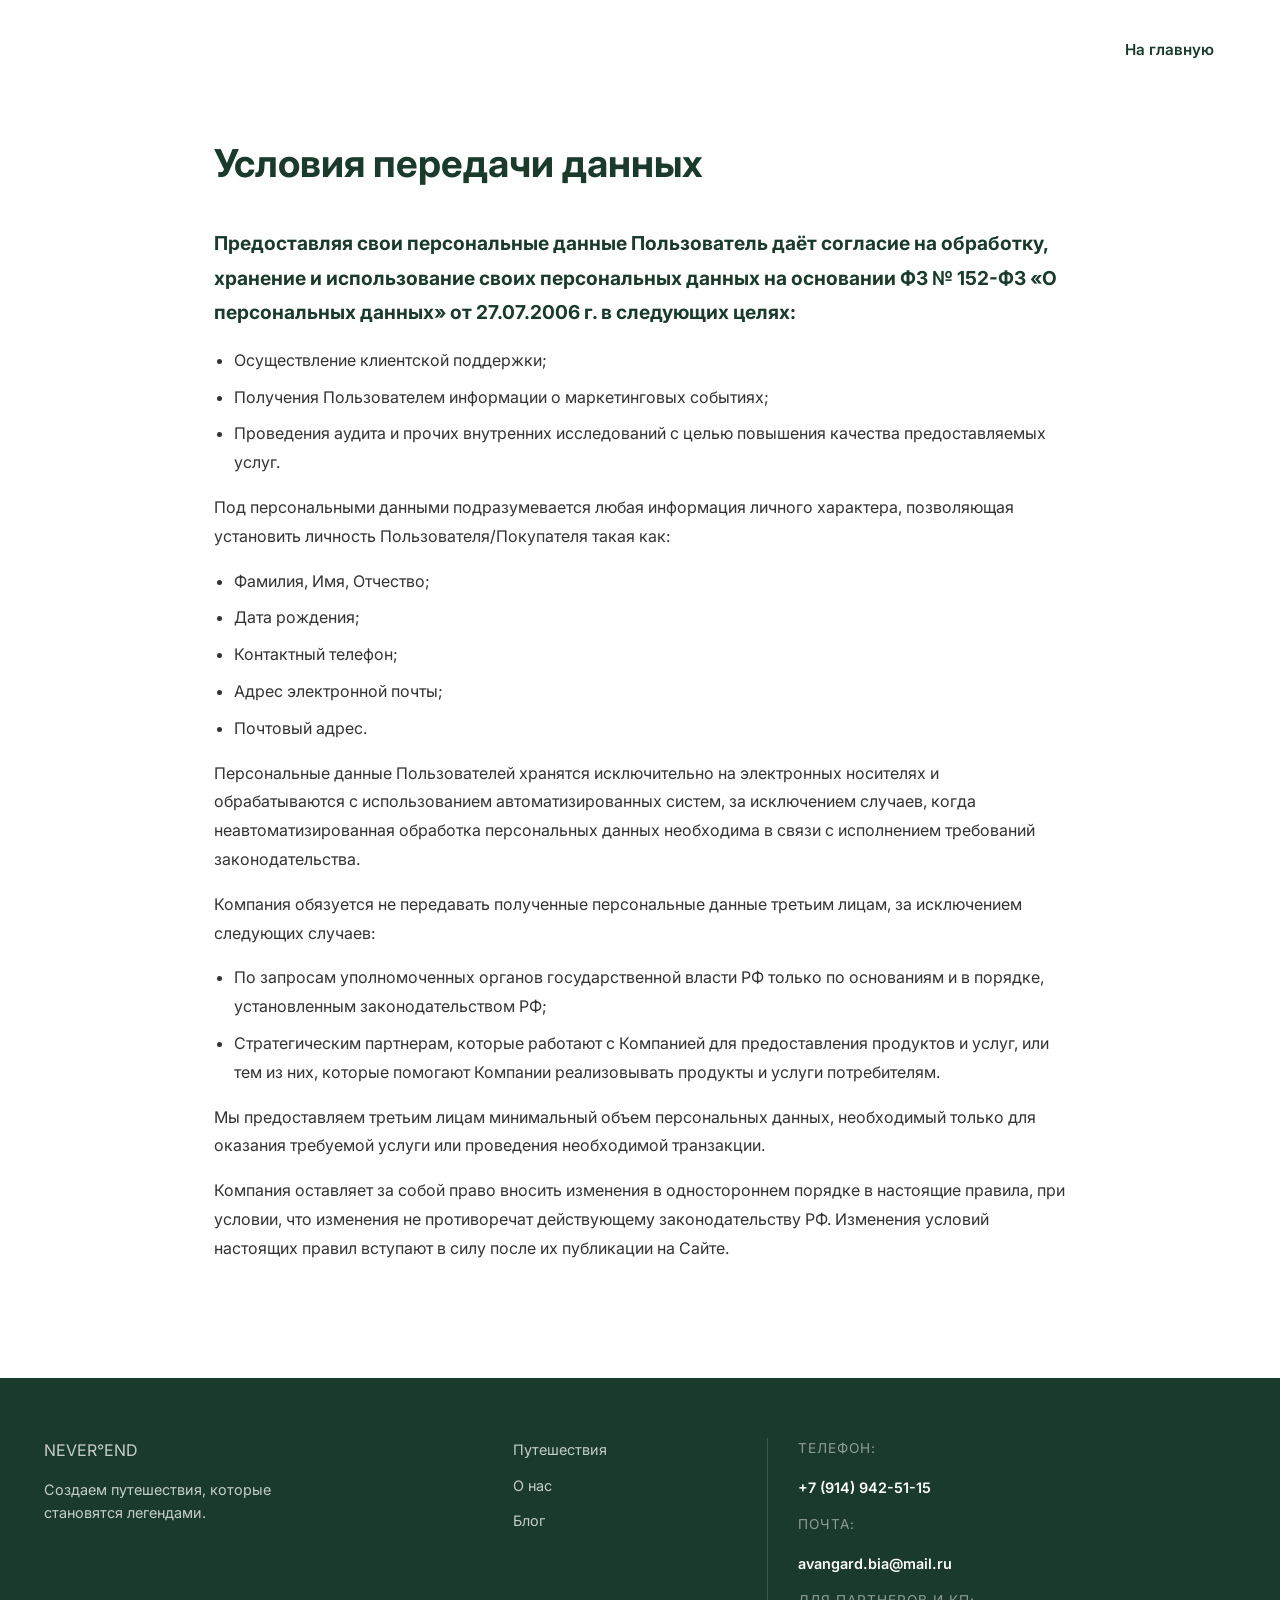
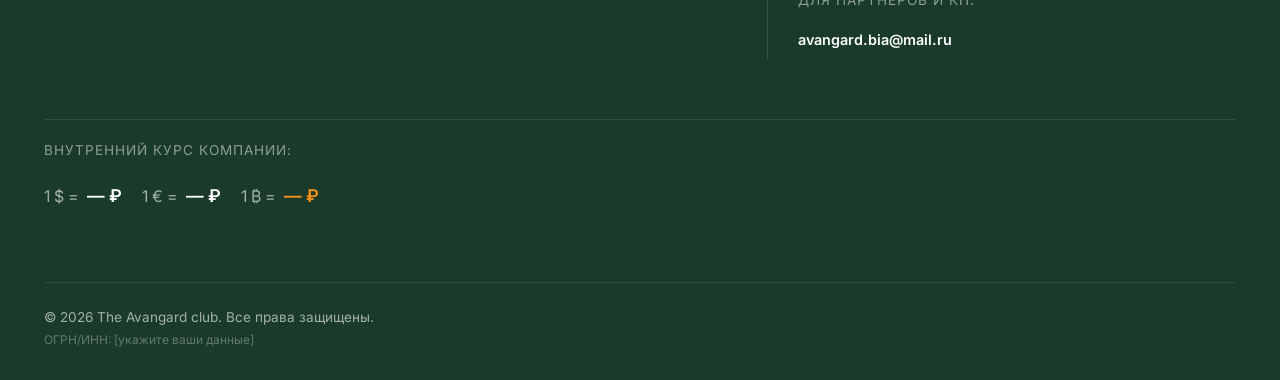
<file: data-transfer-terms.html>
<!DOCTYPE html>
<html lang="ru">
<head>
    <meta charset="UTF-8">
    <meta name="viewport" content="width=device-width, initial-scale=1.0">
    <title>Условия передачи данных — The Avangard club</title>
    <link rel="preconnect" href="https://fonts.googleapis.com">
    <link rel="preconnect" href="https://fonts.gstatic.com" crossorigin>
    <link href="https://fonts.googleapis.com/css2?family=Inter:wght@300;400;500;600;700;800&display=swap" rel="stylesheet">
    <link rel="stylesheet" href="css/style.css">
</head>
<body>

    <!-- ШАПКА -->
    <header class="header header--scrolled" id="header">
        <div class="container header__container">
            <div class="header__left">
                <a href="index.html" class="header__logo" style="position: static; transform: none;">The Avangard club</a>
            </div>
            <div class="header__right">
                <a href="index.html" class="btn btn--white">На главную</a>
            </div>
        </div>
    </header>

    <!-- КОНТЕНТ -->
    <main class="legal-page section" style="padding-top: 140px;">
        <div class="container" style="max-width: 900px;">
            <h1 class="section-title" style="text-align: left; margin-bottom: 40px;">Условия передачи данных</h1>
            
            <div class="legal-content">
                <h3>Предоставляя свои персональные данные Пользователь даёт согласие на обработку, хранение и использование своих персональных данных на основании ФЗ № 152-ФЗ «О персональных данных» от 27.07.2006 г. в следующих целях:</h3>
                <ul>
                    <li>Осуществление клиентской поддержки;</li>
                    <li>Получения Пользователем информации о маркетинговых событиях;</li>
                    <li>Проведения аудита и прочих внутренних исследований с целью повышения качества предоставляемых услуг.</li>
                </ul>
                <p>Под персональными данными подразумевается любая информация личного характера, позволяющая установить личность Пользователя/Покупателя такая как:</p>
                <ul>
                    <li>Фамилия, Имя, Отчество;</li>
                    <li>Дата рождения;</li>
                    <li>Контактный телефон;</li>
                    <li>Адрес электронной почты;</li>
                    <li>Почтовый адрес.</li>
                </ul>
                <p>Персональные данные Пользователей хранятся исключительно на электронных носителях и обрабатываются с использованием автоматизированных систем, за исключением случаев, когда неавтоматизированная обработка персональных данных необходима в связи с исполнением требований законодательства.</p>
                <p>Компания обязуется не передавать полученные персональные данные третьим лицам, за исключением следующих случаев:</p>
                <ul>
                    <li>По запросам уполномоченных органов государственной власти РФ только по основаниям и в порядке, установленным законодательством РФ;</li>
                    <li>Стратегическим партнерам, которые работают с Компанией для предоставления продуктов и услуг, или тем из них, которые помогают Компании реализовывать продукты и услуги потребителям.</li>
                </ul>
                <p>Мы предоставляем третьим лицам минимальный объем персональных данных, необходимый только для оказания требуемой услуги или проведения необходимой транзакции.</p>
                <p>Компания оставляет за собой право вносить изменения в одностороннем порядке в настоящие правила, при условии, что изменения не противоречат действующему законодательству РФ. Изменения условий настоящих правил вступают в силу после их публикации на Сайте.</p>
            </div>
        </div>
    </main>

    <!-- ФУТЕР (КАК НА СКРИНШОТЕ) -->
    <footer class="footer">
        <div class="container footer__container">
            <div class="footer__brand">
                <a href="index.html" class="logo">NEVER°END</a>
                <p>Создаем путешествия, которые становятся легендами.</p>
            </div>
            <div class="footer__nav">
                <a href="index.html#tours">Путешествия</a>
                <a href="index.html#testimonials">О нас</a>
                <a href="index.html#advantages">Блог</a>
            </div>
            <div class="footer__rates">
                <div class="footer__rates-title">Телефон:</div>
                <div class="rate-item"><a href="tel:+79149425115" style="color: #fff; font-size: 0.9rem;">+7 (914) 942-51-15</a></div>
                <div class="footer__rates-title" style="margin-top: 15px;">Почта:</div>
                <div class="rate-item"><a href="mailto:avangard.bia@mail.ru" style="color: #fff; font-size: 0.9rem;">avangard.bia@mail.ru</a></div>
                <div class="footer__rates-title" style="margin-top: 15px;">Для партнеров и КП:</div>
                <div class="rate-item"><a href="mailto:avangard.bia@mail.ru" style="color: #fff; font-size: 0.9rem;">avangard.bia@mail.ru</a></div>
            </div>
            <div class="footer__rates" style="border-left: none; padding-left: 0; grid-column: 1 / -1; display: flex; flex-wrap: wrap; gap: 20px; align-items: center; border-top: 1px solid rgba(255, 255, 255, 0.1); padding-top: 20px; margin-top: 20px;">
                <div class="footer__rates-title" style="width: 100%; margin-bottom: 0;">Внутренний курс компании:</div>
                <div class="rate-item"><span class="rate-label">1 $ =</span><span class="rate-value" id="rate-usd">— ₽</span></div>
                <div class="rate-item"><span class="rate-label">1 € =</span><span class="rate-value" id="rate-eur">— ₽</span></div>
                <div class="rate-item rate-item--btc"><span class="rate-label">1 ₿ =</span><span class="rate-value" id="rate-btc">— ₽</span></div>
            </div>
            <div class="footer__copy" style="grid-column: 1 / -1;">
                <p>© 2026 The Avangard club. Все права защищены. <br><span style="font-size: 0.75rem; color: rgba(255,255,255,0.4);">ОГРН/ИНН: [укажите ваши данные]</span></p>
            </div>
        </div>
    </footer>

    <script src="js/script.js"></script>
</body>
</html>
</file>
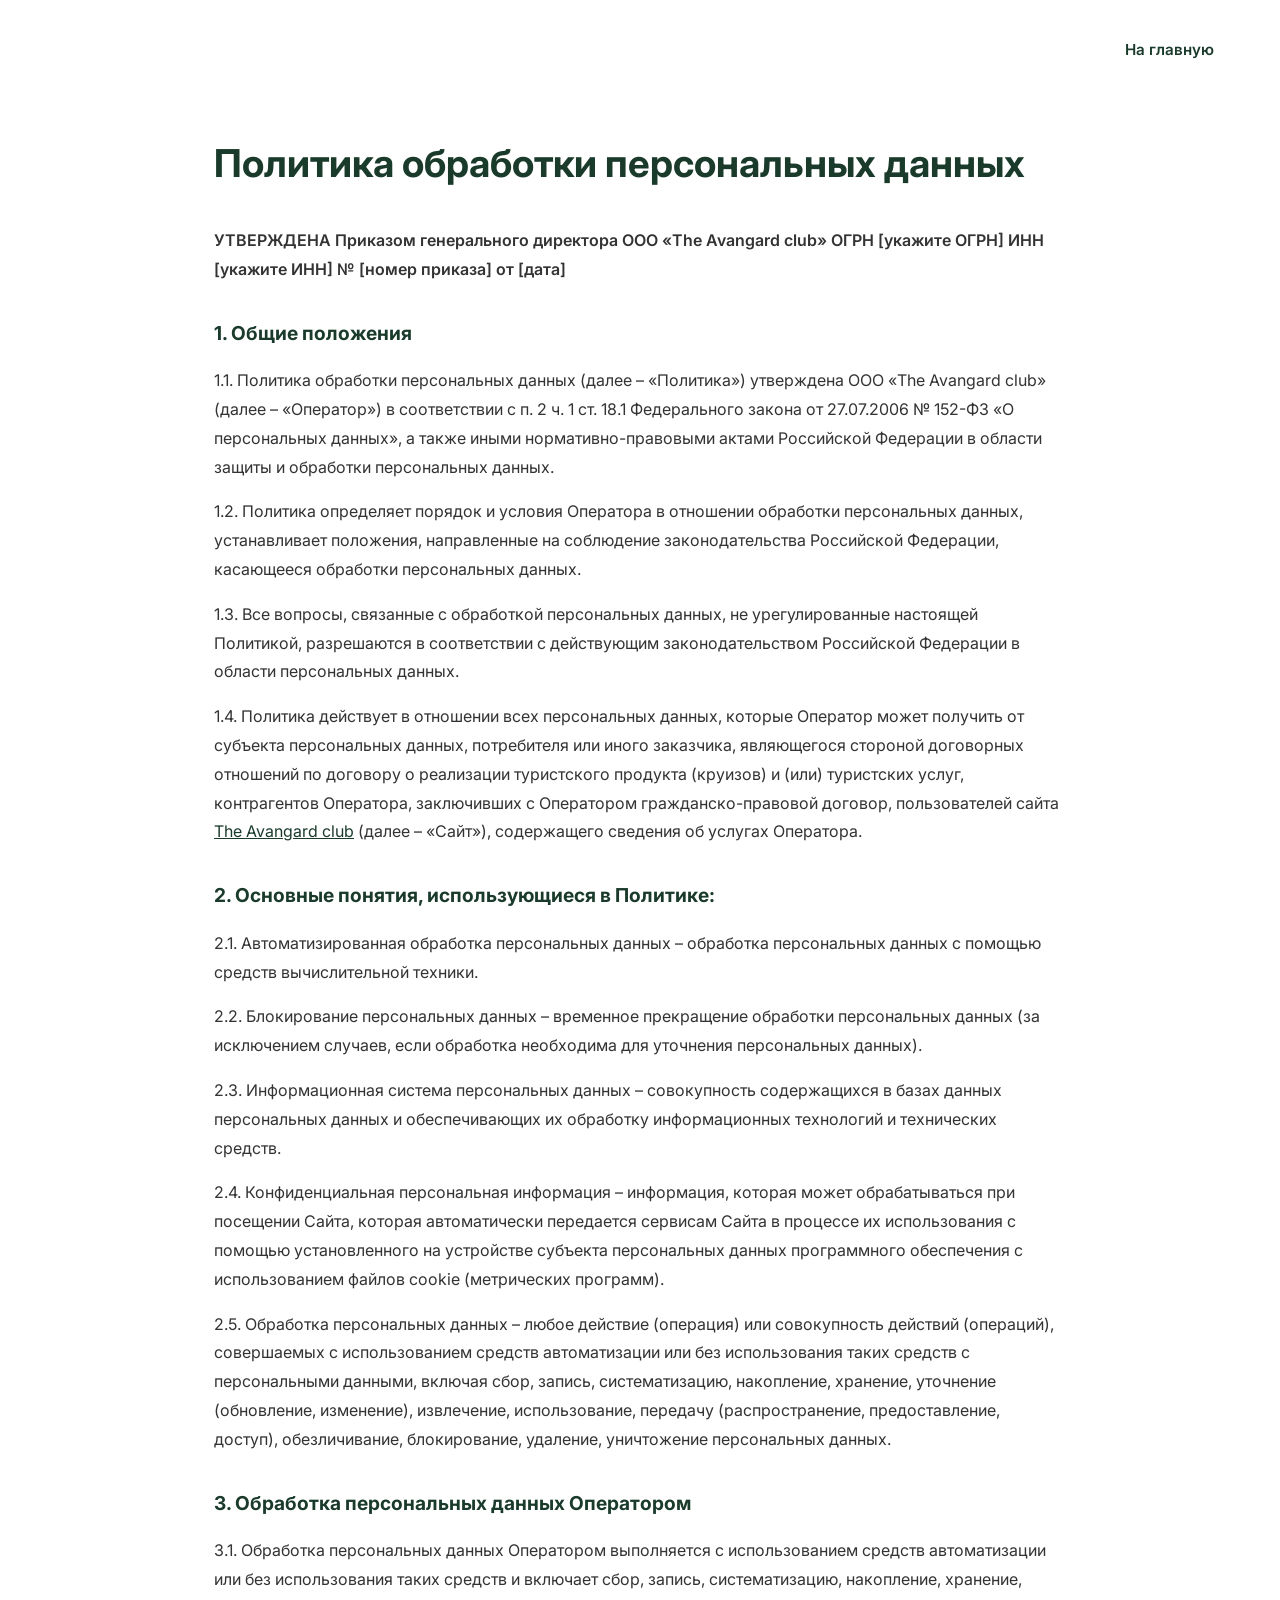
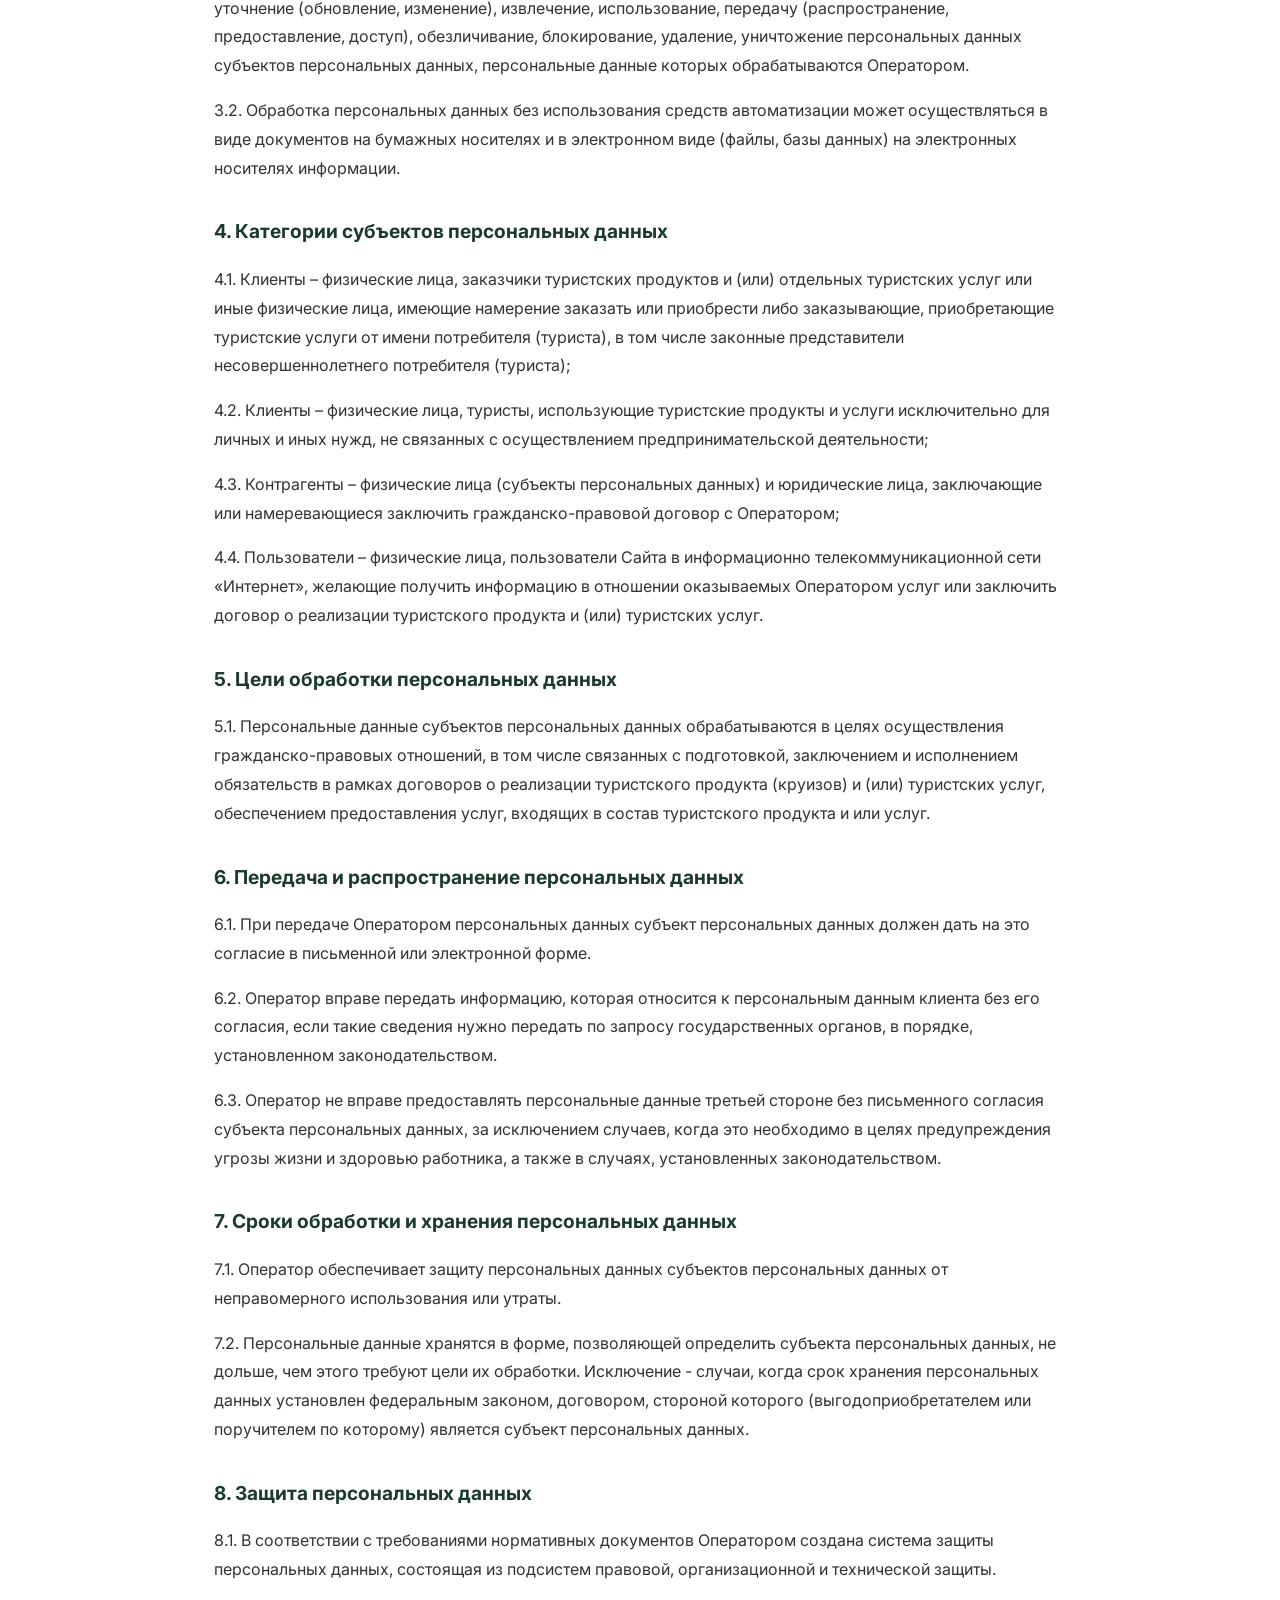
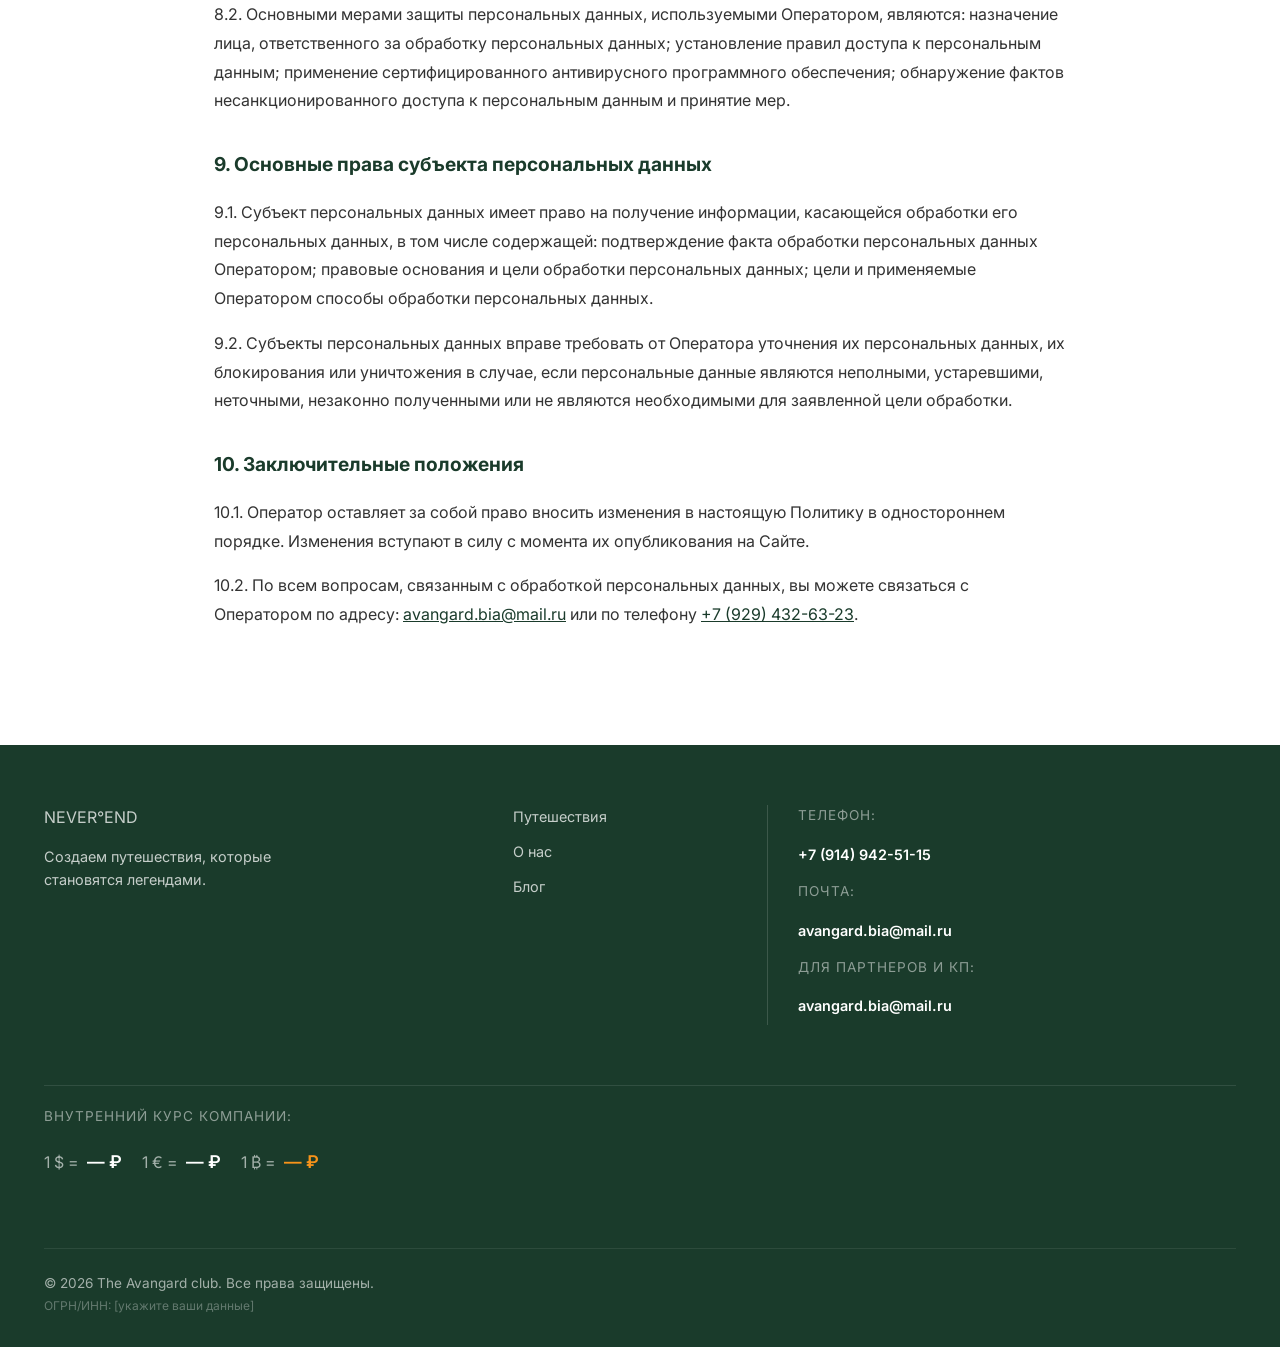
<file: privacy-policy.html>
<!DOCTYPE html>
<html lang="ru">
<head>
    <meta charset="UTF-8">
    <meta name="viewport" content="width=device-width, initial-scale=1.0">
    <title>Политика обработки персональных данных — The Avangard club</title>
    <link rel="preconnect" href="https://fonts.googleapis.com">
    <link rel="preconnect" href="https://fonts.gstatic.com" crossorigin>
    <link href="https://fonts.googleapis.com/css2?family=Inter:wght@300;400;500;600;700;800&display=swap" rel="stylesheet">
    <link rel="stylesheet" href="css/style.css">
</head>
<body>

    <!-- ШАПКА -->
    <header class="header header--scrolled" id="header">
        <div class="container header__container">
            <div class="header__left">
                <a href="index.html" class="header__logo" style="position: static; transform: none;">The Avangard club</a>
            </div>
            <div class="header__right">
                <a href="index.html" class="btn btn--white">На главную</a>
            </div>
        </div>
    </header>

    <!-- КОНТЕНТ -->
    <main class="legal-page section" style="padding-top: 140px;">
        <div class="container" style="max-width: 900px;">
            <h1 class="section-title" style="text-align: left; margin-bottom: 40px;">Политика обработки персональных данных</h1>
            
            <div class="legal-content">
                <p><strong>УТВЕРЖДЕНА Приказом генерального директора ООО «The Avangard club» ОГРН [укажите ОГРН] ИНН [укажите ИНН] № [номер приказа] от [дата]</strong></p>

                <h3>1. Общие положения</h3>
                <p>1.1. Политика обработки персональных данных (далее – «Политика») утверждена ООО «The Avangard club» (далее – «Оператор») в соответствии с п. 2 ч. 1 ст. 18.1 Федерального закона от 27.07.2006 № 152-ФЗ «О персональных данных», а также иными нормативно-правовыми актами Российской Федерации в области защиты и обработки персональных данных.</p>
                <p>1.2. Политика определяет порядок и условия Оператора в отношении обработки персональных данных, устанавливает положения, направленные на соблюдение законодательства Российской Федерации, касающееся обработки персональных данных.</p>
                <p>1.3. Все вопросы, связанные с обработкой персональных данных, не урегулированные настоящей Политикой, разрешаются в соответствии с действующим законодательством Российской Федерации в области персональных данных.</p>
                <p>1.4. Политика действует в отношении всех персональных данных, которые Оператор может получить от субъекта персональных данных, потребителя или иного заказчика, являющегося стороной договорных отношений по договору о реализации туристского продукта (круизов) и (или) туристских услуг, контрагентов Оператора, заключивших с Оператором гражданско-правовой договор, пользователей сайта <a href="index.html">The Avangard club</a> (далее – «Сайт»), содержащего сведения об услугах Оператора.</p>

                <h3>2. Основные понятия, использующиеся в Политике:</h3>
                <p>2.1. Автоматизированная обработка персональных данных – обработка персональных данных с помощью средств вычислительной техники.</p>
                <p>2.2. Блокирование персональных данных – временное прекращение обработки персональных данных (за исключением случаев, если обработка необходима для уточнения персональных данных).</p>
                <p>2.3. Информационная система персональных данных – совокупность содержащихся в базах данных персональных данных и обеспечивающих их обработку информационных технологий и технических средств.</p>
                <p>2.4. Конфиденциальная персональная информация – информация, которая может обрабатываться при посещении Сайта, которая автоматически передается сервисам Сайта в процессе их использования с помощью установленного на устройстве субъекта персональных данных программного обеспечения с использованием файлов cookie (метрических программ).</p>
                <p>2.5. Обработка персональных данных – любое действие (операция) или совокупность действий (операций), совершаемых с использованием средств автоматизации или без использования таких средств с персональными данными, включая сбор, запись, систематизацию, накопление, хранение, уточнение (обновление, изменение), извлечение, использование, передачу (распространение, предоставление, доступ), обезличивание, блокирование, удаление, уничтожение персональных данных.</p>

                <h3>3. Обработка персональных данных Оператором</h3>
                <p>3.1. Обработка персональных данных Оператором выполняется с использованием средств автоматизации или без использования таких средств и включает сбор, запись, систематизацию, накопление, хранение, уточнение (обновление, изменение), извлечение, использование, передачу (распространение, предоставление, доступ), обезличивание, блокирование, удаление, уничтожение персональных данных субъектов персональных данных, персональные данные которых обрабатываются Оператором.</p>
                <p>3.2. Обработка персональных данных без использования средств автоматизации может осуществляться в виде документов на бумажных носителях и в электронном виде (файлы, базы данных) на электронных носителях информации.</p>

                <h3>4. Категории субъектов персональных данных</h3>
                <p>4.1. Клиенты – физические лица, заказчики туристских продуктов и (или) отдельных туристских услуг или иные физические лица, имеющие намерение заказать или приобрести либо заказывающие, приобретающие туристские услуги от имени потребителя (туриста), в том числе законные представители несовершеннолетнего потребителя (туриста);</p>
                <p>4.2. Клиенты – физические лица, туристы, использующие туристские продукты и услуги исключительно для личных и иных нужд, не связанных с осуществлением предпринимательской деятельности;</p>
                <p>4.3. Контрагенты – физические лица (субъекты персональных данных) и юридические лица, заключающие или намеревающиеся заключить гражданско-правовой договор с Оператором;</p>
                <p>4.4. Пользователи – физические лица, пользователи Сайта в информационно телекоммуникационной сети «Интернет», желающие получить информацию в отношении оказываемых Оператором услуг или заключить договор о реализации туристского продукта и (или) туристских услуг.</p>

                <h3>5. Цели обработки персональных данных</h3>
                <p>5.1. Персональные данные субъектов персональных данных обрабатываются в целях осуществления гражданско-правовых отношений, в том числе связанных с подготовкой, заключением и исполнением обязательств в рамках договоров о реализации туристского продукта (круизов) и (или) туристских услуг, обеспечением предоставления услуг, входящих в состав туристского продукта и или услуг.</p>

                <h3>6. Передача и распространение персональных данных</h3>
                <p>6.1. При передаче Оператором персональных данных субъект персональных данных должен дать на это согласие в письменной или электронной форме.</p>
                <p>6.2. Оператор вправе передать информацию, которая относится к персональным данным клиента без его согласия, если такие сведения нужно передать по запросу государственных органов, в порядке, установленном законодательством.</p>
                <p>6.3. Оператор не вправе предоставлять персональные данные третьей стороне без письменного согласия субъекта персональных данных, за исключением случаев, когда это необходимо в целях предупреждения угрозы жизни и здоровью работника, а также в случаях, установленных законодательством.</p>

                <h3>7. Сроки обработки и хранения персональных данных</h3>
                <p>7.1. Оператор обеспечивает защиту персональных данных субъектов персональных данных от неправомерного использования или утраты.</p>
                <p>7.2. Персональные данные хранятся в форме, позволяющей определить субъекта персональных данных, не дольше, чем этого требуют цели их обработки. Исключение - случаи, когда срок хранения персональных данных установлен федеральным законом, договором, стороной которого (выгодоприобретателем или поручителем по которому) является субъект персональных данных.</p>

                <h3>8. Защита персональных данных</h3>
                <p>8.1. В соответствии с требованиями нормативных документов Оператором создана система защиты персональных данных, состоящая из подсистем правовой, организационной и технической защиты.</p>
                <p>8.2. Основными мерами защиты персональных данных, используемыми Оператором, являются: назначение лица, ответственного за обработку персональных данных; установление правил доступа к персональным данным; применение сертифицированного антивирусного программного обеспечения; обнаружение фактов несанкционированного доступа к персональным данным и принятие мер.</p>

                <h3>9. Основные права субъекта персональных данных</h3>
                <p>9.1. Субъект персональных данных имеет право на получение информации, касающейся обработки его персональных данных, в том числе содержащей: подтверждение факта обработки персональных данных Оператором; правовые основания и цели обработки персональных данных; цели и применяемые Оператором способы обработки персональных данных.</p>
                <p>9.2. Субъекты персональных данных вправе требовать от Оператора уточнения их персональных данных, их блокирования или уничтожения в случае, если персональные данные являются неполными, устаревшими, неточными, незаконно полученными или не являются необходимыми для заявленной цели обработки.</p>

                <h3>10. Заключительные положения</h3>
                <p>10.1. Оператор оставляет за собой право вносить изменения в настоящую Политику в одностороннем порядке. Изменения вступают в силу с момента их опубликования на Сайте.</p>
                <p>10.2. По всем вопросам, связанным с обработкой персональных данных, вы можете связаться с Оператором по адресу: <a href="mailto:avangard.bia@mail.ru">avangard.bia@mail.ru</a> или по телефону <a href="tel:+79294326323">+7 (929) 432-63-23</a>.</p>
            </div>
        </div>
    </main>

    <!-- ФУТЕР (КАК НА СКРИНШОТЕ) -->
    <footer class="footer">
        <div class="container footer__container">
            <div class="footer__brand">
                <a href="index.html" class="logo">NEVER°END</a>
                <p>Создаем путешествия, которые становятся легендами.</p>
            </div>
            <div class="footer__nav">
                <a href="index.html#tours">Путешествия</a>
                <a href="index.html#testimonials">О нас</a>
                <a href="index.html#advantages">Блог</a>
            </div>
            <div class="footer__rates">
                <div class="footer__rates-title">Телефон:</div>
                <div class="rate-item"><a href="tel:+79149425115" style="color: #fff; font-size: 0.9rem;">+7 (914) 942-51-15</a></div>
                <div class="footer__rates-title" style="margin-top: 15px;">Почта:</div>
                <div class="rate-item"><a href="mailto:avangard.bia@mail.ru" style="color: #fff; font-size: 0.9rem;">avangard.bia@mail.ru</a></div>
                <div class="footer__rates-title" style="margin-top: 15px;">Для партнеров и КП:</div>
                <div class="rate-item"><a href="mailto:avangard.bia@mail.ru" style="color: #fff; font-size: 0.9rem;">avangard.bia@mail.ru</a></div>
            </div>
            <div class="footer__rates" style="border-left: none; padding-left: 0; grid-column: 1 / -1; display: flex; flex-wrap: wrap; gap: 20px; align-items: center; border-top: 1px solid rgba(255, 255, 255, 0.1); padding-top: 20px; margin-top: 20px;">
                <div class="footer__rates-title" style="width: 100%; margin-bottom: 0;">Внутренний курс компании:</div>
                <div class="rate-item"><span class="rate-label">1 $ =</span><span class="rate-value" id="rate-usd">— ₽</span></div>
                <div class="rate-item"><span class="rate-label">1 € =</span><span class="rate-value" id="rate-eur">— ₽</span></div>
                <div class="rate-item rate-item--btc"><span class="rate-label">1 ₿ =</span><span class="rate-value" id="rate-btc">— ₽</span></div>
            </div>
            <div class="footer__copy" style="grid-column: 1 / -1;">
                <p>© 2026 The Avangard club. Все права защищены. <br><span style="font-size: 0.75rem; color: rgba(255,255,255,0.4);">ОГРН/ИНН: [укажите ваши данные]</span></p>
            </div>
        </div>
    </footer>

    <script src="js/script.js"></script>
</body>
</html>
</file>
<file: css/style.css>
/* ============ ПЕРЕМЕННЫЕ ============ */
:root {
    --color-dark-green: #1A3B2B;
    --color-light-gray: #EAEAEA;
    --color-burgundy: #5E1219;
    --color-dusty-blue: #8BA4BE;
    --color-text-main: #2B2B2B;
    --color-text-light: #FFFFFF;
    --color-text-muted: #7A7A7A;
    --font-main: 'Inter', -apple-system, BlinkMacSystemFont, sans-serif;
    --transition: 0.3s ease;
    --radius: 12px;
    --container: 1240px;
}

/* ============ СБРОС ============ */
*, *::before, *::after {
    margin: 0;
    padding: 0;
    box-sizing: border-box;
}

html {
    scroll-behavior: smooth;
}

body {
    font-family: var(--font-main);
    color: var(--color-text-main);
    background: #fff;
    line-height: 1.6;
    -webkit-font-smoothing: antialiased;
}

img {
    max-width: 100%;
    display: block;
}

a {
    text-decoration: none;
    color: inherit;
}

button {
    font-family: inherit;
    border: none;
    background: none;
    cursor: pointer;
}

.container {
    max-width: var(--container);
    margin: 0 auto;
    padding: 0 24px;
}

.section {
    padding: 100px 0;
}

/* ============ ЗАГОЛОВКИ СЕКЦИЙ ============ */
.section-head {
    text-align: center;
    margin-bottom: 60px;
}

.section-title {
    font-size: clamp(1.8rem, 3vw, 2.6rem);
    font-weight: 700;
    color: var(--color-dark-green);
    margin-bottom: 12px;
    line-height: 1.2;
}

.section-subtitle {
    font-size: 1.05rem;
    color: var(--color-text-muted);
    max-width: 640px;
    margin: 0 auto;
}

.section-label {
    font-size: 0.85rem;
    text-transform: uppercase;
    letter-spacing: 1px;
    color: var(--color-dusty-blue);
    margin-bottom: 8px;
    font-weight: 600;
}

.section-head--light .section-title {
    color: var(--color-text-light);
}

.section-head--light .section-subtitle {
    color: rgba(255, 255, 255, 0.75);
}

/* ============ КНОПКИ ============ */
.btn {
    display: inline-block;
    padding: 12px 26px;
    border-radius: 8px;
    font-weight: 600;
    font-size: 0.95rem;
    transition: all var(--transition);
    text-align: center;
    cursor: pointer;
    border: 2px solid transparent;
}

.btn--primary {
    background: var(--color-dark-green);
    color: var(--color-text-light);
}
.btn--primary:hover {
    background: #122a1e;
}

.btn--accent {
    background: var(--color-burgundy);
    color: var(--color-text-light);
}
.btn--accent:hover {
    background: #4a0e14;
}

.btn--ghost {
    background: transparent;
    color: var(--color-text-light);
    border-color: rgba(255, 255, 255, 0.6);
}
.btn--ghost:hover {
    background: rgba(255, 255, 255, 0.12);
}

.btn--white {
    background: #fff;
    color: var(--color-dark-green);
    border: none;
    padding: 12px 20px;
    border-radius: 12px;
    border: 2px solid #fff;
    font-weight: 600;
    font-size: 0.95rem;
    display: inline-flex;
    align-items: center;
    transition: transform var(--transition), box-shadow var(--transition);
}
.btn--white:hover {
    transform: translateY(-2px);
    box-shadow: 0 6px 20px rgba(255, 255, 255, 0.2);
    background: #f0f0f0;
    border-color: #f0f0f0;
}

.btn--large {
    padding: 16px 40px;
    font-size: 1.05rem;
}

/* ============ ШАПКА ============ */
.header {
    position: fixed;
    top: 0;
    left: 0;
    width: 100%;
    padding: 24px 0;
    z-index: 100;
    transition: background var(--transition), padding var(--transition);
}

.header--scrolled {
    background: rgba(26, 59, 43, 0.95);
    padding: 16px 0;
    box-shadow: 0 4px 20px rgba(0, 0, 0, 0.15);
}

.header__container {
    display: flex;
    align-items: center;
    justify-content: space-between;
    position: relative;
}

.header__logo {
    position: absolute;
    left: 50%;
    transform: translateX(-50%);
    font-size: 1.6rem;
    font-weight: 800;
    letter-spacing: 2px;
    color: #FFFFFF;
    text-decoration: none;
    white-space: nowrap;
}

.header__left, .header__right {
    display: flex;
    align-items: center;
    z-index: 2;
}

/* ============ ВИДЖЕТ КОНТАКТОВ (БУРГЕР) ============ */
.contact-widget__burger {
    width: 48px;
    height: 48px;
    background: #5E1219;
    border-radius: 12px;
    display: flex;
    flex-direction: column;
    align-items: center;
    justify-content: center;
    gap: 5px;
    cursor: pointer;
    border: none;
    transition: background var(--transition);
}
.contact-widget__burger:hover {
    background: #2c3034;
}

.contact-widget__burger span {
    width: 20px;
    height: 2px;
    background: #fff;
    border-radius: 2px;
}

/* ============ ВЫПАДАЮЩИЙ СПИСОК ЯЗЫКОВ ============ */
.lang-dropdown-wrapper {
    position: relative;
}

.lang-globe-btn {
    width: 48px;
    height: 48px;
    border-radius: 12px;
    background: #5E1219;
    border: none;
    color: #fff;
    display: flex;
    align-items: center;
    justify-content: center;
    cursor: pointer;
    transition: background var(--transition);
}

.lang-globe-btn:hover, .lang-globe-btn.active {
    background: #2c3034;
}

.lang-globe-btn svg {
    width: 20px;
    height: 20px;
}

.lang-dropdown-menu {
    position: absolute;
    top: calc(100% + 10px);
    right: 0;
    background: #fff;
    border-radius: 12px;
    box-shadow: 0 10px 30px rgba(0, 0, 0, 0.15);
    padding: 8px;
    min-width: 160px;
    opacity: 0;
    visibility: hidden;
    transform: translateY(-10px);
    transition: all 0.3s cubic-bezier(0.16, 1, 0.3, 1);
    z-index: 1002;
}

.lang-dropdown-menu.open {
    opacity: 1;
    visibility: visible;
    transform: translateY(0);
}

.lang-option {
    display: flex;
    align-items: center;
    gap: 10px;
    width: 100%;
    padding: 10px 14px;
    border-radius: 8px;
    font-size: 0.9rem;
    font-weight: 500;
    color: var(--color-text-main);
    background: transparent;
    border: none;
    cursor: pointer;
    transition: background 0.2s;
    text-align: left;
}
.lang-option:hover {
    background: #f4f5f7;
}
.lang-option.active {
    background: rgba(26, 59, 43, 0.08);
    color: var(--color-dark-green);
    font-weight: 600;
}

.flag {
    font-size: 1.2rem;
}

/* ============ ВЫПАДАЮЩЕЕ МЕНЮ КОНТАКТОВ ============ */
.contact-dropdown {
    position: fixed;
    top: 0;
    left: -100%;
    width: 280px;
    height: 100vh;
    background-color: #2A1B1E;
    /* background-image: url('../img/menu-bg.jfif'); */
    background-size: cover;
    background-position: center;
    background-repeat: no-repeat;
    z-index: 1001;
    padding: 80px 24px 24px;
    transition: left 0.4s cubic-bezier(0.16, 1, 0.3, 1);
    box-shadow: 5px 0 30px rgba(0, 0, 0, 0.3);
}

.contact-dropdown.open {
    left: 0;
}

.contact-dropdown__inner {
    display: flex;
    flex-direction: column;
    gap: 20px;
}

.contact-dropdown__phone {
    color: #fff;
    font-size: 1.2rem;
    font-weight: 600;
    text-decoration: none;
    padding-bottom: 16px;
    border-bottom: 1px solid rgba(255, 255, 255, 0.1);
    display: block;
    text-align: center; 
}

.contact-dropdown__socials {
    display: flex;
    flex-wrap: wrap;
    gap: 12px;
}

.social-icon {
    width: 44px;
    height: 44px;
    border-radius: 10px;
    background: rgba(255, 255, 255, 0.1);
    display: flex;
    align-items: center;
    justify-content: center;
    color: #fff;
    transition: all var(--transition);
    text-decoration: none;
}
.social-icon:hover {
    transform: translateY(-3px);
    box-shadow: 0 4px 12px rgba(0, 0, 0, 0.2);
}

/* Цвета брендов */
.whatsapp:hover { background: #25D366; border-color: #25D366; }
.telegram:hover { background: #0088cc; border-color: #0088cc; }
.wechat:hover { background: #07C160; border-color: #07C160; }
.instagram:hover { background: linear-gradient(45deg, #f09433 0%, #e6683c 25%, #dc2743 50%, #cc2366 75%, #bc1888 100%); border-color: transparent; }
.tiktok:hover { background: #000000; border-color: #333; }
.max-app:hover { background: #FF4D4D; border-color: #FF4D4D; }

.contact-dropdown__close {
    position: absolute;
    top: 20px;
    right: 20px;
    width: 36px;
    height: 36px;
    border-radius: 50%;
    background: rgba(255, 255, 255, 0.1);
    color: #fff;
    font-size: 1.5rem;
    display: flex;
    align-items: center;
    justify-content: center;
    cursor: pointer;
    transition: background var(--transition);
}
.contact-dropdown__close:hover {
    background: rgba(255, 255, 255, 0.2);
}

body.menu-open::after {
    content: '';
    position: fixed;
    inset: 0;
    background: rgba(0, 0, 0, 0.5);
    z-index: 1000;
    opacity: 0;
    visibility: hidden;
    transition: opacity 0.3s ease;
}
body.menu-open::after {
    opacity: 1;
    visibility: visible;
}

/* ============ HERO ============ */
.hero {
    position: relative;
    min-height: 100vh;
    display: flex;
    align-items: center;
    justify-content: center;
    text-align: center;
    overflow: hidden;
}

.hero__bg {
    position: absolute;
    inset: 0;
    z-index: 0;
    background: #1A3B2B;
}

.hero__video {
    position: absolute;
    top: 50%;
    left: 50%;
    min-width: 100%;
    min-height: 100%;
    width: auto;
    height: auto;
    transform: translate(-50%, -50%);
    object-fit: cover;
    z-index: 0;
}

.hero__img {
    width: 100%;
    height: 100%;
    object-fit: cover;
    animation: zoomSlow 20s ease-in-out infinite alternate;
}

@keyframes zoomSlow {
    from { transform: scale(1); }
    to { transform: scale(1.08); }
}

.hero__overlay {
    position: absolute;
    inset: 0;
    background: linear-gradient(to bottom, rgba(26, 59, 43, 0.55) 0%, rgba(26, 59, 43, 0.75) 60%, rgba(26, 59, 43, 0.95) 100%);
    z-index: 1;
}

.hero__content {
    position: relative;
    z-index: 2;
    color: var(--color-text-light);
    padding: 0 24px;
}

.hero__title {
    font-size: clamp(2rem, 5.5vw, 4rem);
    font-weight: 800;
    line-height: 1.15;
    margin-bottom: 22px;
    letter-spacing: -0.5px;
}

.hero__subtitle {
    font-size: clamp(1rem, 1.6vw, 1.3rem);
    font-weight: 300;
    margin-bottom: 44px;
    opacity: 0.9;
}

.hero__actions {
    display: flex;
    gap: 18px;
    justify-content: center;
    flex-wrap: wrap;
}

.hero__scroll {
    position: absolute;
    bottom: 36px;
    left: 50%;
    transform: translateX(-50%);
    z-index: 2;
    color: rgba(255, 255, 255, 0.7);
    font-size: 0.8rem;
    text-transform: uppercase;
    letter-spacing: 2px;
    text-align: center;
}

.hero__scroll-line {
    width: 1px;
    height: 50px;
    background: rgba(255, 255, 255, 0.5);
    margin: 10px auto 0;
    animation: scrollLine 2s ease-in-out infinite;
}

@keyframes scrollLine {
    0%, 100% { transform: scaleY(0.4); transform-origin: top; }
    50% { transform: scaleY(1); transform-origin: top; }
}

/* ============ ОТЗЫВЫ ============ */
.testimonials {
    background: var(--color-light-gray);
}

.testimonials__grid {
    display: grid;
    grid-template-columns: repeat(auto-fit, minmax(320px, 1fr));
    gap: 28px;
}

.testimonial-card {
    background: #fff;
    padding: 32px;
    border-radius: var(--radius);
    box-shadow: 0 6px 24px rgba(0, 0, 0, 0.05);
    border-left: 4px solid var(--color-dusty-blue);
    display: flex;
    flex-direction: column;
    justify-content: space-between;
    transition: transform var(--transition), box-shadow var(--transition);
}
.testimonial-card:hover {
    transform: translateY(-6px);
    box-shadow: 0 12px 36px rgba(0, 0, 0, 0.1);
}

.testimonial-card__text {
    font-size: 0.95rem;
    color: #444;
    font-style: italic;
    margin-bottom: 24px;
    line-height: 1.7;
}

.testimonial-card__author {
    display: flex;
    align-items: center;
    gap: 14px;
}

.testimonial-card__avatar {
    width: 52px;
    height: 52px;
    border-radius: 50%;
    object-fit: cover;
    flex-shrink: 0;
}

.testimonial-card__name {
    font-weight: 600;
    color: var(--color-dark-green);
    font-size: 0.95rem;
}

.testimonial-card__role {
    font-size: 0.8rem;
    color: var(--color-text-muted);
}

/* ============ ТУРЫ (ОБЩИЕ СТИЛИ) ============ */
.tours__grid {
    display: grid;
    grid-template-columns: repeat(auto-fill, minmax(300px, 1fr));
    gap: 28px;
}

.tours-filters {
    display: flex;
    background: #F4F5F7;
    border-radius: 12px;
    padding: 6px;
    margin-bottom: 32px;
    max-width: 400px;
    margin-left: auto;
    margin-right: auto;
}

.filter-btn {
    flex: 1;
    padding: 12px 20px;
    border-radius: 8px;
    font-weight: 500;
    font-size: 0.95rem;
    color: var(--color-text-muted);
    transition: all 0.3s ease;
    border: none;
    background: transparent;
    cursor: pointer;
}

.filter-btn.active {
    background: #fff;
    color: var(--color-text-main);
    box-shadow: 0 2px 8px rgba(0, 0, 0, 0.05);
    font-weight: 600;
}

.tour-card {
    position: relative;
    border-radius: 20px;
    overflow: hidden;
    height: 500px;
    cursor: pointer;
    box-shadow: 0 6px 24px rgba(0, 0, 0, 0.08);
    transition: transform 0.3s ease, box-shadow 0.3s ease;
    background: #fff;
    display: flex;
    flex-direction: column;
    justify-content: space-between;
}

.tour-card:hover {
    transform: translateY(-6px);
    box-shadow: 0 12px 36px rgba(0, 0, 0, 0.12);
}

.tour-card__img {
    position: absolute;
    inset: 0;
    width: 100%;
    height: 100%;
    object-fit: cover;
    transition: transform 0.6s ease;
    z-index: 1;
}

.tour-card:hover .tour-card__img {
    transform: scale(1.08);
}

.tour-card__overlay {
    position: absolute;
    inset: 0;
    background: linear-gradient(to bottom, rgba(0, 0, 0, 0.4) 0%, rgba(0, 0, 0, 0.1) 40%, rgba(0, 0, 0, 0.8) 100%);
    z-index: 2;
}

.tour-card__header {
    position: relative;
    z-index: 3;
    padding: 24px;
    color: #fff;
}

.tour-card__title {
    font-size: 1.4rem;
    font-weight: 700;
    line-height: 1.2;
    text-shadow: 0 2px 10px rgba(0, 0, 0, 0.5);
}

.tour-card__body {
    position: relative;
    z-index: 3;
    padding: 24px;
    color: #fff;
    display: flex;
    flex-direction: column;
    gap: 8px;
}

.tour-card__meta {
    font-size: 0.85rem;
    opacity: 0.9;
}

.tour-card__price {
    font-size: 1.4rem;
    font-weight: 700;
    margin-top: 4px;
}

.tour-card__footer {
    display: flex;
    justify-content: space-between;
    align-items: center;
    margin-top: 16px;
    border-top: 1px solid rgba(255, 255, 255, 0.2);
    padding-top: 16px;
}

.tour-card__badge {
    display: inline-block;
    padding: 4px 10px;
    background: var(--color-burgundy);
    border-radius: 6px;
    font-size: 0.75rem;
    font-weight: 600;
}

.tour-card__spots {
    display: flex;
    align-items: center;
    gap: 6px;
    font-size: 0.8rem;
    background: rgba(255, 255, 255, 0.15);
    backdrop-filter: blur(5px);
    padding: 6px 12px;
    border-radius: 20px;
}

/* ============ ПРЕИМУЩЕСТВА ============ */
.advantages {
    background: var(--color-dark-green);
}

.advantages__grid {
    display: grid;
    grid-template-columns: repeat(auto-fit, minmax(280px, 1fr));
    gap: 28px;
}

.advantage {
    background: rgba(255, 255, 255, 0.05);
    border: 1px solid rgba(255, 255, 255, 0.1);
    border-radius: var(--radius);
    padding: 32px;
    transition: background var(--transition), transform var(--transition);
}
.advantage:hover {
    background: rgba(255, 255, 255, 0.09);
    transform: translateY(-4px);
}

.advantage__icon {
    font-size: 2rem;
    margin-bottom: 16px;
}

.advantage__title {
    color: #fff;
    font-size: 1.15rem;
    font-weight: 600;
    margin-bottom: 10px;
}

.advantage__text {
    color: rgba(255, 255, 255, 0.7);
    font-size: 0.92rem;
    line-height: 1.65;
}

/* ============ СТАТИСТИКА ============ */
.stats {
    background: var(--color-dusty-blue);
    padding: 70px 0;
}

.stats__grid {
    display: grid;
    grid-template-columns: repeat(auto-fit, minmax(220px, 1fr));
    gap: 40px;
    text-align: center;
}

.stat__number {
    font-size: clamp(2.4rem, 4vw, 3.4rem);
    font-weight: 800;
    color: var(--color-dark-green);
    line-height: 1;
    margin-bottom: 10px;
}

.stat__label {
    color: var(--color-dark-green);
    font-weight: 500;
    font-size: 0.95rem;
    opacity: 0.85;
}

/* ============ КОНТАКТЫ ============ */
.contact__container {
    display: grid;
    grid-template-columns: 1fr 1fr;
    gap: 60px;
    align-items: center;
}

.contact__info .section-title {
    text-align: left;
    margin-bottom: 16px;
}

.contact__info .section-subtitle {
    margin: 0;
    text-align: left;
}

.contact__form {
    display: flex;
    flex-direction: column;
    gap: 16px;
}

.form-input {
    width: 100%;
    padding: 16px 18px;
    border: 2px solid var(--color-light-gray);
    border-radius: 8px;
    font-family: inherit;
    font-size: 1rem;
    transition: border-color var(--transition);
    background: #fff;
}
.form-input:focus {
    outline: none;
    border-color: var(--color-dusty-blue);
}

.form-note {
    font-size: 0.9rem;
    color: var(--color-dark-green);
    font-weight: 500;
    min-height: 20px;
}

.contact__details {
    margin-top: 40px;
    display: flex;
    flex-direction: column;
    gap: 20px;
}

.contact-detail {
    display: flex;
    align-items: flex-start;
    gap: 16px;
    font-size: 1rem;
    color: var(--color-text-main);
}

.contact-detail__icon {
    font-size: 1.2rem;
    line-height: 1.4;
}

.contact-detail__text {
    color: var(--color-text-main);
    text-decoration: none;
    line-height: 1.5;
    transition: color var(--transition);
}
a.contact-detail__text:hover {
    color: var(--color-dusty-blue);
}

/* ============ ФУТЕР ============ */
.footer {
    background: var(--color-dark-green);
    color: rgba(255, 255, 255, 0.75);
    padding: 60px 0 30px;
}

.footer__container {
    display: grid;
    grid-template-columns: 2fr 1fr 1fr 1fr;
    gap: 40px;
    align-items: start;
}

.footer__brand p {
    margin-top: 14px;
    font-size: 0.9rem;
    max-width: 280px;
}

.footer__nav {
    display: flex;
    flex-direction: column;
    gap: 12px;
}

.footer__nav a {
    font-size: 0.9rem;
    transition: color var(--transition);
}
.footer__nav a:hover {
    color: #fff;
}

.footer__copy {
    grid-column: 1 / -1;
    border-top: 1px solid rgba(255, 255, 255, 0.1);
    padding-top: 24px;
    margin-top: 24px;
    display: flex;
    justify-content: space-between;
    align-items: center;
    flex-wrap: wrap;
    gap: 16px;
    font-size: 0.85rem;
    opacity: 0.8;
}

.footer__copy-left { text-align: left; }
.footer__copy-center { display: flex; gap: 20px; justify-content: center; }
.footer__copy-center a { color: rgba(255, 255, 255, 0.75); text-decoration: none; transition: color var(--transition); }
.footer__copy-center a:hover { color: #fff; }

.footer__copy-right { text-align: right; display: flex; align-items: center; gap: 8px; }
.footer__copy-right a { color: #fff; font-weight: 500; text-decoration: none; display: flex; align-items: center; gap: 6px; transition: opacity var(--transition); }
.footer__copy-right a:hover { opacity: 0.7; }

/* ============ КУРСЫ ВАЛЮТ В ФУТЕРЕ ============ */
.footer__rates {
    border-left: 1px solid rgba(255, 255, 255, 0.15);
    padding-left: 30px;
}

.footer__rates-title {
    font-size: 0.85rem;
    color: rgba(255, 255, 255, 0.5);
    margin-bottom: 16px;
    text-transform: uppercase;
    letter-spacing: 1px;
}

.rate-item {
    display: flex;
    align-items: baseline;
    gap: 8px;
    font-size: 1.1rem;
    font-weight: 600;
    color: #fff;
    margin-bottom: 8px;
}

.rate-item--btc .rate-value { color: #f7931a; }
.rate-label { color: rgba(255, 255, 255, 0.6); font-weight: 400; font-size: 1rem; }
.rate-value { transition: color 0.3s ease; }
.rate-value.loading { opacity: 0.5; font-style: italic; font-weight: 400; font-size: 0.9rem; }

/* ============ МОДАЛЬНОЕ ОКНО ============ */
.modal-overlay {
    position: fixed;
    inset: 0;
    background: rgba(0, 0, 0, 0.6);
    backdrop-filter: blur(8px);
    -webkit-backdrop-filter: blur(8px);
    z-index: 2000;
    display: flex;
    align-items: center;
    justify-content: center;
    opacity: 0;
    visibility: hidden;
    transition: opacity 0.3s ease, visibility 0.3s ease;
    padding: 20px;
}

.modal-overlay.active { opacity: 1; visibility: visible; }

.modal {
    position: relative;
    background: #5E1219;
    backdrop-filter: blur(25px);
    -webkit-backdrop-filter: blur(25px);
    border: 1px solid rgba(255, 255, 255, 0.1);
    border-radius: 24px;
    width: 100%;
    max-width: 1000px;
    max-height: 90vh;
    overflow-y: auto;
    transform: translateY(30px);
    transition: transform 0.4s cubic-bezier(0.16, 1, 0.3, 1);
    box-shadow: 0 20px 60px rgba(0, 0, 0, 0.7), 
                0 0 0 1px rgba(255, 255, 255, 0.1);
}

.modal-overlay.active .modal { transform: translateY(0); }

.modal__close {
    position: absolute;
    top: 20px;
    right: 20px;
    width: 40px;
    height: 40px;
    border-radius: 50%;
    background: rgba(255, 255, 255, 0.1);
    color: #fff;
    display: flex;
    align-items: center;
    justify-content: center;
    transition: background 0.3s;
    z-index: 10;
}
.modal__close:hover { background: rgba(255, 255, 255, 0.2); }

.modal__grid { display: grid; grid-template-columns: 1fr 1fr; min-height: 600px; }

.modal__image { position: relative; overflow: hidden; border-radius: 24px 0 0 24px; }
.modal__image img { width: 100%; height: 100%; object-fit: cover; position: absolute; inset: 0; }

.modal__content { padding: 48px; display: flex; flex-direction: column; justify-content: center; color: #fff; }
.modal__title { font-size: 2rem; font-weight: 700; line-height: 1.2; margin-bottom: 16px; }
.modal__subtitle { font-size: 1rem; color: rgba(255, 255, 255, 0.7); margin-bottom: 32px; }

.modal-form { display: flex; flex-direction: column; gap: 16px; }

.modal-input {
    width: 100%;
    padding: 16px 20px;
    background: rgba(0, 0, 0, 0.2);
    border: 1px solid rgba(255, 255, 255, 0.1);
    border-radius: 12px;
    color: #fff;
    font-family: inherit;
    font-size: 0.95rem;
    transition: border-color 0.3s, background 0.3s;
}
.modal-input::placeholder { color: rgba(255, 255, 255, 0.4); }
.modal-input:focus { outline: none; border-color: var(--color-dusty-blue); background: rgba(0, 0, 0, 0.3); }

.modal-phone-group { position: relative; display: flex; align-items: center; }
.modal-phone-flag { position: absolute; left: 16px; font-size: 1.2rem; pointer-events: none; }
.modal-phone-group .modal-input { padding-left: 48px; }

.modal-messengers { margin-top: 8px; margin-bottom: 8px; }
.modal-messengers__label { display: block; font-size: 0.85rem; color: rgba(255, 255, 255, 0.6); margin-bottom: 12px; }
.modal-messengers__options { display: flex; gap: 10px; flex-wrap: wrap; }

.messenger-radio { cursor: pointer; }
.messenger-radio input { display: none; }
.messenger-radio__box { display: inline-flex; align-items: center; gap: 8px; padding: 10px 16px; background: rgba(255, 255, 255, 0.05); border: 1px solid rgba(255, 255, 255, 0.2); border-radius: 30px; font-size: 0.9rem; font-weight: 500; transition: all 0.2s; }
.messenger-radio input:checked+.messenger-radio__box { background: rgba(255, 255, 255, 0.15); border-color: #fff; }

.modal-submit { width: 100%; justify-content: center; padding: 18px; border-radius: 12px; font-size: 1rem; margin-top: 8px; }

.modal-agreement { display: flex; align-items: flex-start; gap: 12px; cursor: pointer; margin-top: 8px; }
.modal-agreement input { display: none; }
.modal-agreement__box { width: 20px; height: 20px; border: 2px solid rgba(255, 255, 255, 0.4); border-radius: 4px; flex-shrink: 0; margin-top: 2px; position: relative; transition: all 0.2s; }
.modal-agreement input:checked+.modal-agreement__box { background: #fff; border-color: #fff; }
.modal-agreement input:checked+.modal-agreement__box::after { content: ''; position: absolute; left: 6px; top: 2px; width: 5px; height: 10px; border: solid var(--color-dark-green); border-width: 0 2px 2px 0; transform: rotate(45deg); }
.modal-agreement__text { font-size: 0.75rem; color: rgba(255, 255, 255, 0.5); line-height: 1.5; }
.modal-agreement__text a { color: rgba(255, 255, 255, 0.8); text-decoration: underline; }

/* ============ ЮРИДИЧЕСКИЕ СТРАНИЦЫ ============ */
.legal-page { background: #fff; }
.legal-content { font-size: 1rem; line-height: 1.8; color: #333; }
.legal-content h3 { font-size: 1.2rem; font-weight: 700; color: var(--color-dark-green); margin-top: 32px; margin-bottom: 16px; }
.legal-content p { margin-bottom: 16px; }
.legal-content ul { margin-bottom: 16px; padding-left: 20px; }
.legal-content li { margin-bottom: 8px; }
.legal-content a { color: var(--color-dark-green); text-decoration: underline; }
.legal-content strong { font-weight: 600; }

/* ============ АДАПТИВ (ОБЪЕДИНЕННЫЙ) ============ */
@media (max-width: 1024px) {
    .header__logo { font-size: 1.3rem; }
    .footer__container { grid-template-columns: 1fr 1fr; }
    .footer__rates { border-left: none; padding-left: 0; grid-column: 1 / -1; display: flex; flex-wrap: wrap; gap: 20px; align-items: center; border-top: 1px solid rgba(255, 255, 255, 0.1); padding-top: 20px; }
    .footer__rates-title { width: 100%; margin-bottom: 0; }
}

@media (max-width: 992px) {
    .contact__container { grid-template-columns: 1fr; gap: 40px; }
    .contact__details { margin-top: 30px; }
}

@media (max-width: 900px) {
    .modal__grid { grid-template-columns: 1fr; }
    .modal__image { display: none; }
    .modal__content { padding: 32px 24px; }
    .modal__title { font-size: 1.6rem; }
}

@media (max-width: 768px) {
    .section { padding: 70px 0; }
    
    /* Шапка и кнопки */
    .header__logo { font-size: 1.1rem; }
    .lang-dropdown-menu { right: -10px; }
    .contact-dropdown { width: 100%; }
    .contact-dropdown__socials { justify-content: center; }
    
    /* Hero */
    .hero__actions { flex-direction: column; align-items: center; gap: 12px; width: 100%; }
    .hero__actions .btn { width: 100%; max-width: 280px; padding: 14px 20px; font-size: 0.95rem; display: flex; justify-content: center; align-items: center; height: 48px; }
    .btn--large { width: 100%; max-width: 320px; }

    /* Футер */
    .footer__container { grid-template-columns: 1fr; }
    .footer__copy { flex-direction: column; text-align: center; gap: 12px; }
    .footer__copy-left, .footer__copy-center, .footer__copy-right { text-align: center; justify-content: center; width: 100%; }
    .footer__copy-center { flex-direction: column; gap: 8px; }

    /* Карточки туров (Стек) */
    .tours__grid {
        display: flex;
        flex-direction: column;
        gap: 0;
        padding-bottom: 50px;
        position: relative;
    }

    .tour-card {
        position: sticky;
        top: 80px;
        height: 120px;
        margin-bottom: 16px;
        transition: height 0.4s cubic-bezier(0.16, 1, 0.3, 1), margin 0.4s ease;
        border-radius: 16px;
        overflow: hidden;
        box-shadow: 0 -10px 30px rgba(0, 0, 0, 0.15);
        background: #1A1B1E;
        z-index: 1;
    }

    .tour-card.is-active {
        height: 550px;
        background: #fff;
        z-index: 10;
    }
    .tour-card:nth-child(1) { top: 80px; z-index: 1; }
    .tour-card:nth-child(2) { top: 90px; z-index: 2; }
    .tour-card:nth-child(3) { top: 100px; z-index: 3; }
    .tour-card:nth-child(4) { top: 110px; z-index: 4; }
    .tour-card:nth-child(5) { top: 120px; z-index: 5; }
    .tour-card:nth-child(6) { top: 130px; z-index: 6; }
    .tour-card:nth-child(7) { top: 140px; z-index: 7; }
    .tour-card:nth-child(8) { top: 150px; z-index: 8; }

    .tour-card .tour-card__body {
        opacity: 0;
        visibility: hidden;
        transition: opacity 0.3s ease, visibility 0.3s ease;
    }

    .tour-card .tour-card__overlay {
        background: linear-gradient(to right, rgba(0, 0, 0, 0.8), rgba(0, 0, 0, 0.2));
    }

    .tour-card.is-active .tour-card__body {
        opacity: 1;
        visibility: visible;
        transition-delay: 0.1s;
    }

    .tour-card.is-active .tour-card__overlay {
        background: linear-gradient(to bottom, rgba(0, 0, 0, 0.5) 0%, rgba(0, 0, 0, 0.1) 40%, rgba(0, 0, 0, 0.8) 100%);
    }

    .tour-card__header {
        padding: 20px;
        transition: all 0.3s ease;
    }

    .tour-card__title {
        font-size: 1.2rem;
        white-space: nowrap;
        overflow: hidden;
        text-overflow: ellipsis;
    }

    .tour-card.is-active .tour-card__title {
        font-size: 1.6rem;
        white-space: normal;
    }

    .tour-card__img {
        height: 100%;
        object-fit: cover;
    }

    .tour-card:hover { transform: none; }
    .tour-card:hover .tour-card__img { transform: none; }
}

@media (max-width: 480px) {
    .testimonial-card { padding: 24px; }
}
</file>
